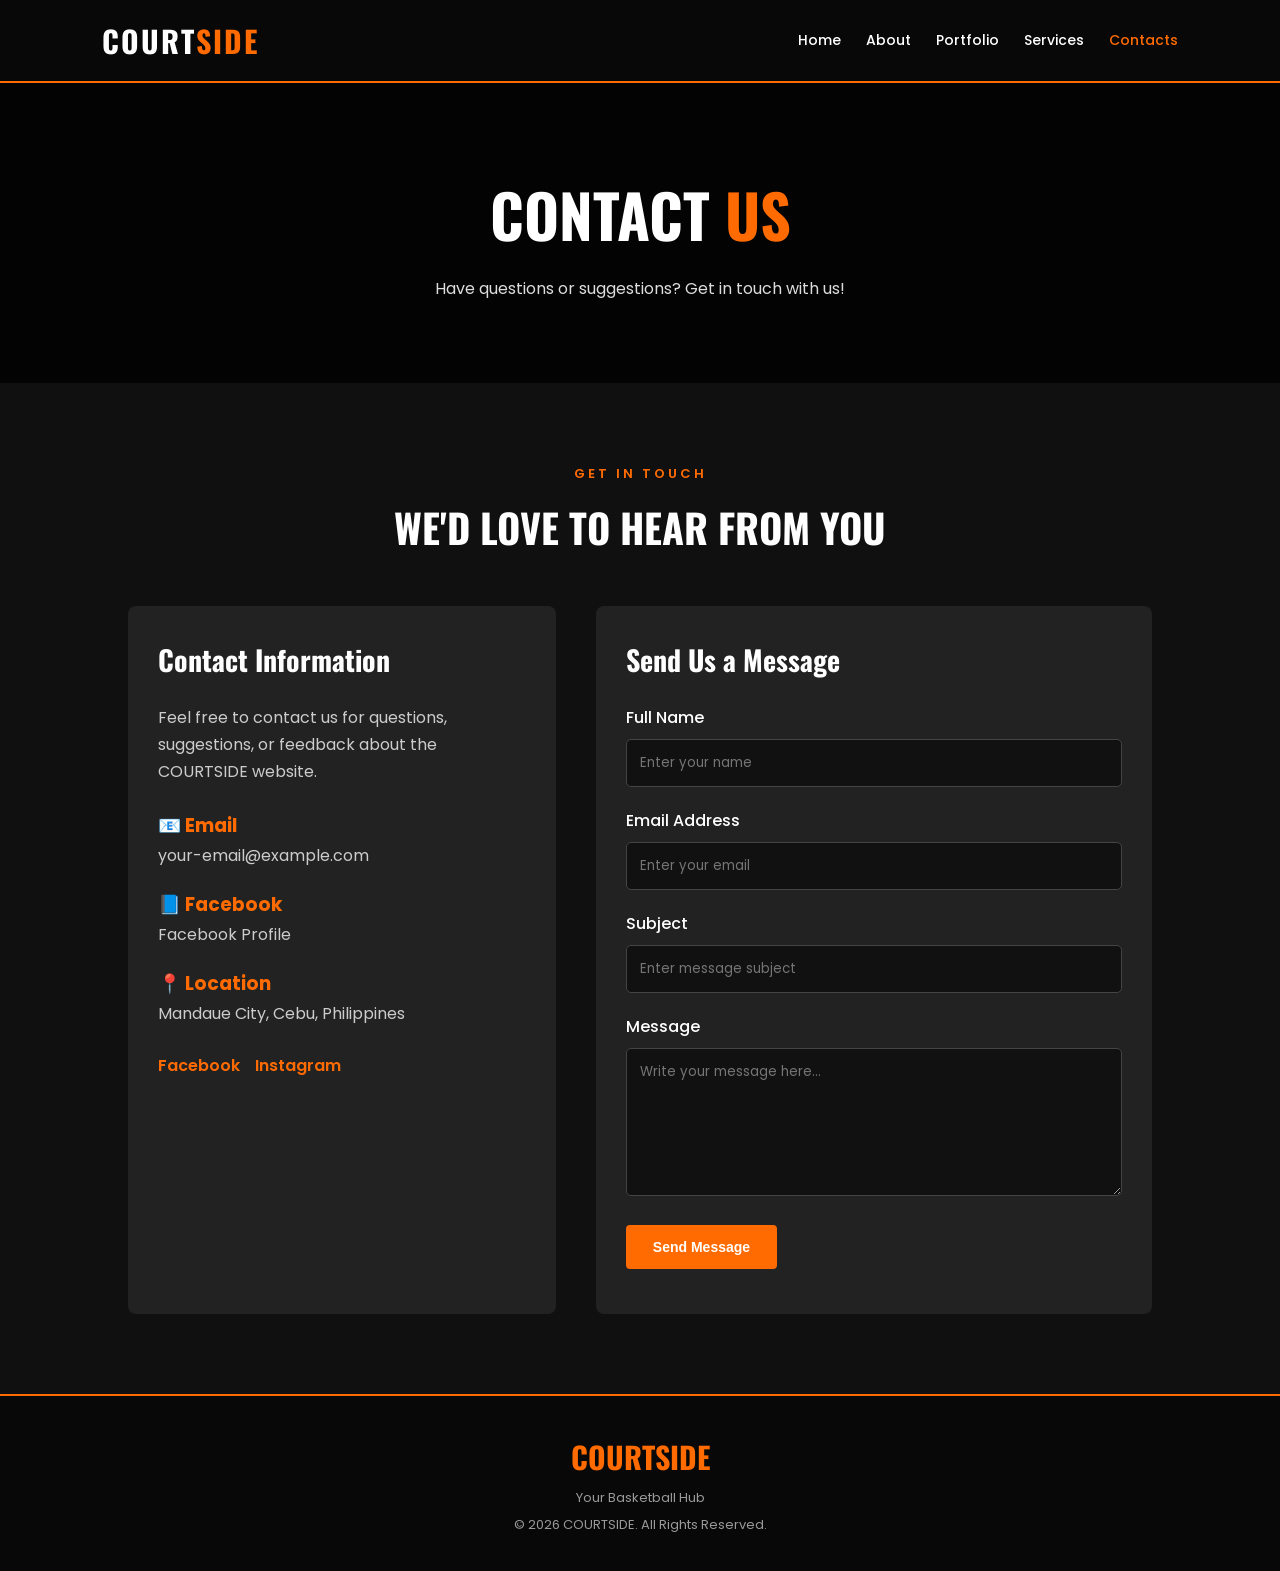
<file: Website/pages/contacts.html>
<!DOCTYPE html>
<html lang="en">
<head>
    <meta charset="UTF-8">
    <meta name="viewport" content="width=device-width, initial-scale=1.0">
    <title>Contacts | COURTSIDE</title>
    <link rel="stylesheet" href="../css/style.css">
</head>
<body>

    <!-- HEADER -->
    <header class="header">
        <div class="logo">COURT<span>SIDE</span></div>

        <nav class="navbar">
            <a href="index.html">Home</a>
            <a href="about.html">About</a>
            <a href="portfolio.html">Portfolio</a>
            <a href="services.html">Services</a>
            <a href="contacts.html" class="active">Contacts</a>
        </nav>
    </header>

    <!-- PAGE BANNER -->
    <section class="page-banner">
        <h1>CONTACT <span>US</span></h1>
        <p>Have questions or suggestions? Get in touch with us!</p>
    </section>

    <!-- CONTACT SECTION -->
    <section class="section">

        <div class="section-title">
            <p>GET IN TOUCH</p>
            <h2>WE'D LOVE TO HEAR FROM YOU</h2>
        </div>

        <div class="contact-container">

            <!-- CONTACT INFORMATION -->
            <div class="contact-info">

                <h2>Contact Information</h2>

                <p>
                    Feel free to contact us for questions, suggestions,
                    or feedback about the COURTSIDE website.
                </p>

                <div class="contact-detail">
                    <h3>📧 Email</h3>
                    <p>your-email@example.com</p>
                </div>

                <div class="contact-detail">
                    <h3>📘 Facebook</h3>
                    <p>Facebook Profile</p>
                </div>

                <div class="contact-detail">
                    <h3>📍 Location</h3>
                    <p>Mandaue City, Cebu, Philippines</p>
                </div>

                <div class="social-links">
                    <a href="https://www.facebook.com/" target="_blank">
                        Facebook
                    </a>

                    <a href="https://www.instagram.com/" target="_blank">
                        Instagram
                    </a>
                </div>

            </div>

            <!-- CONTACT FORM -->
            <div class="contact-form">

                <h2>Send Us a Message</h2>

                <form id="contactForm">

                    <div class="form-group">
                        <label for="name">Full Name</label>
                        <input
                            type="text"
                            id="name"
                            name="name"
                            placeholder="Enter your name"
                            required
                        >
                    </div>

                    <div class="form-group">
                        <label for="email">Email Address</label>
                        <input
                            type="email"
                            id="email"
                            name="email"
                            placeholder="Enter your email"
                            required
                        >
                    </div>

                    <div class="form-group">
                        <label for="subject">Subject</label>
                        <input
                            type="text"
                            id="subject"
                            name="subject"
                            placeholder="Enter message subject"
                            required
                        >
                    </div>

                    <div class="form-group">
                        <label for="message">Message</label>
                        <textarea
                            id="message"
                            name="message"
                            rows="6"
                            placeholder="Write your message here..."
                            required
                        ></textarea>
                    </div>

                    <button type="submit" class="btn">
                        Send Message
                    </button>

                </form>

                <p id="form-result"></p>

            </div>

        </div>

    </section>

    <!-- FOOTER -->
    <footer class="footer">
        <h2>COURTSIDE</h2>
        <p>Your Basketball Hub</p>
        <p>© 2026 COURTSIDE. All Rights Reserved.</p>
    </footer>

    <script src="../js/script.js"></script>

</body>
</html>
</file>
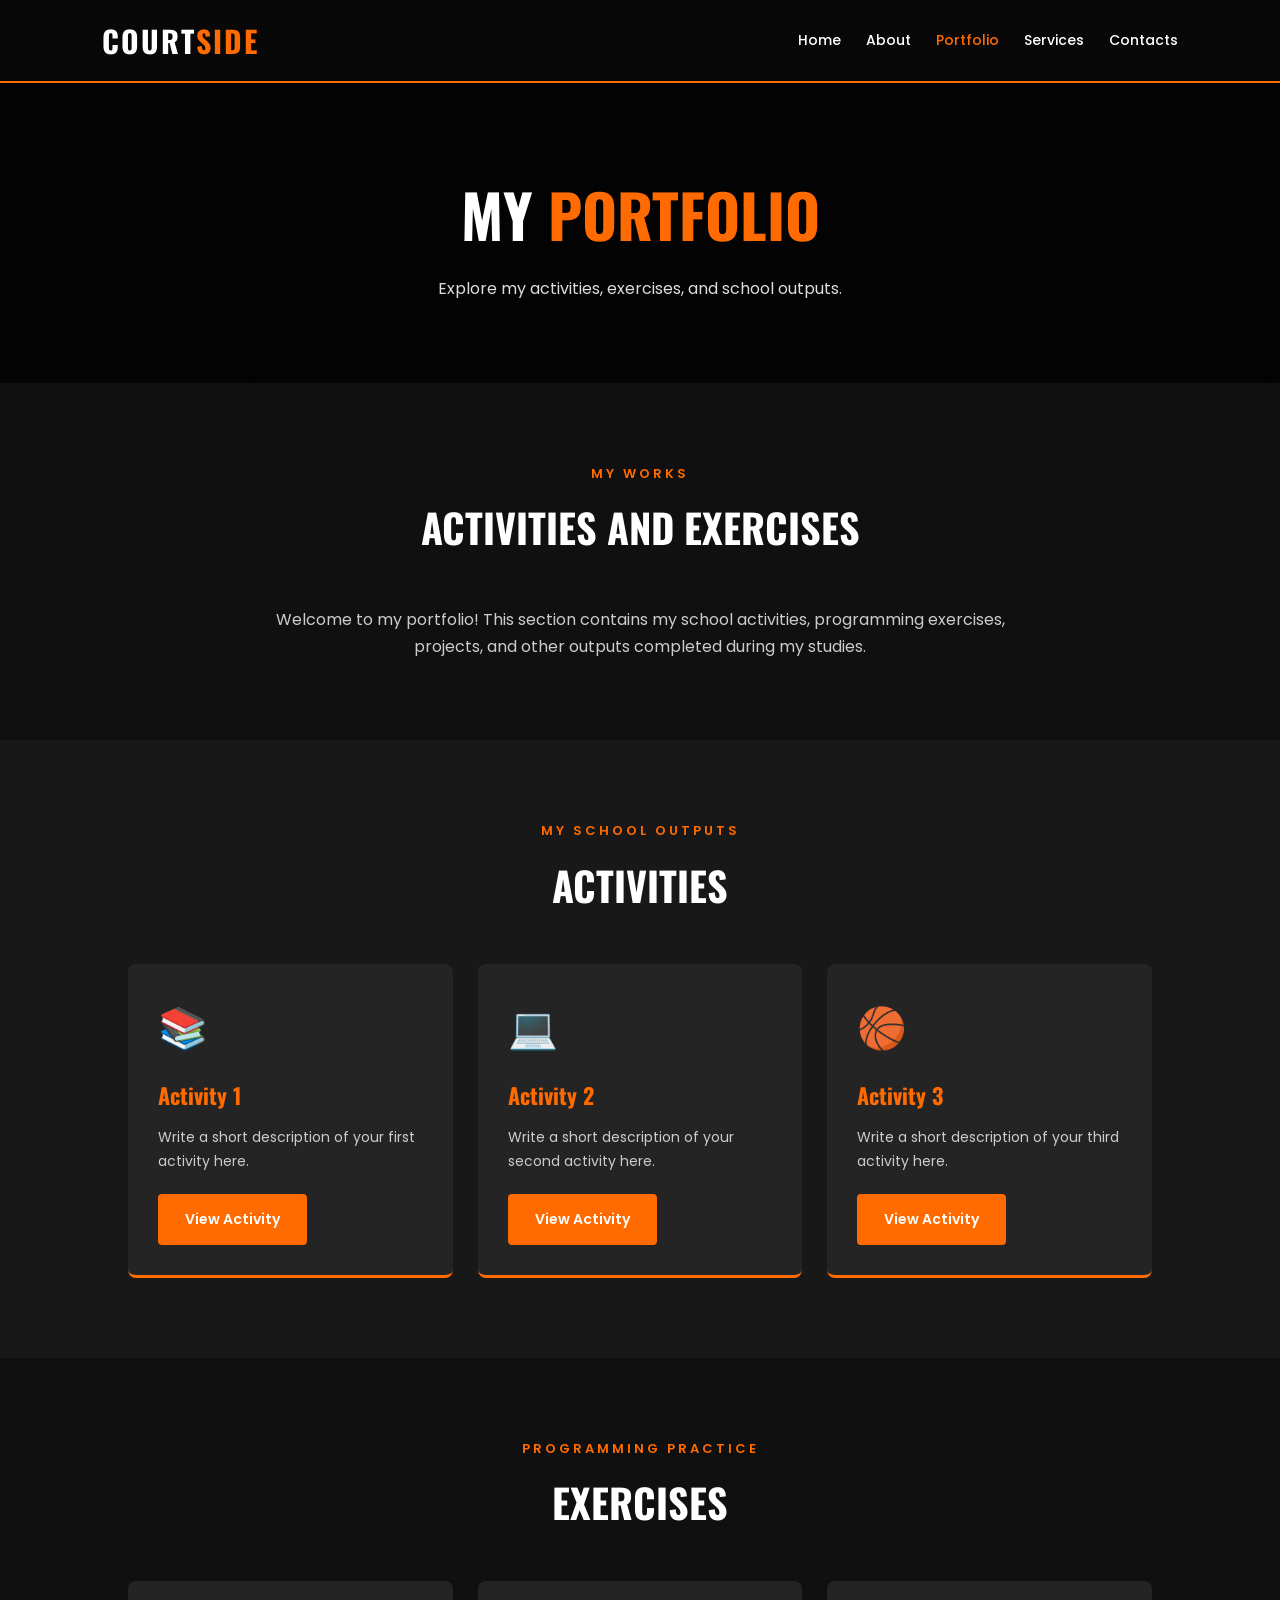
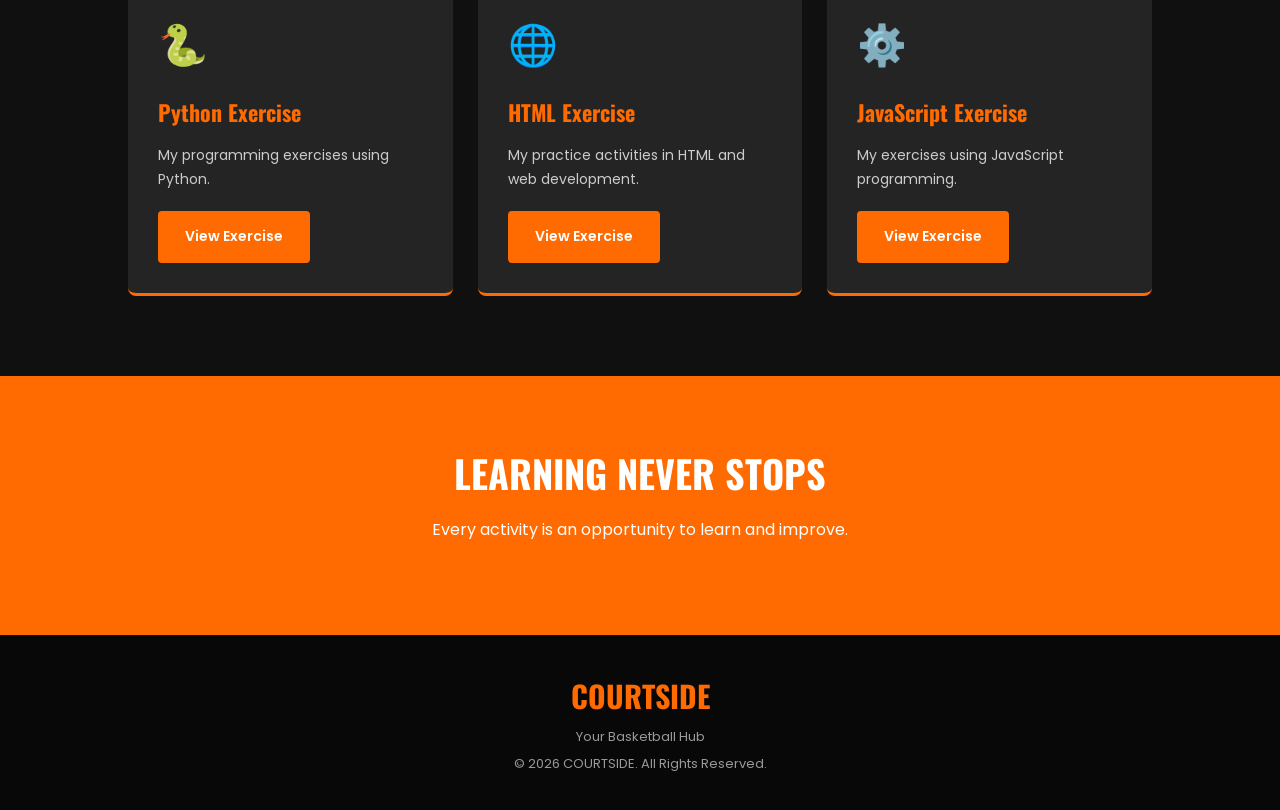
<file: Website/pages/portfolio.html>
<!DOCTYPE html>
<html lang="en">
<head>
    <meta charset="UTF-8">
    <meta name="viewport" content="width=device-width, initial-scale=1.0">
    <title>Portfolio | COURTSIDE</title>
    <link rel="stylesheet" href="../css/style.css">
</head>
<body>

    <!-- HEADER -->
    <header class="header">
        <div class="logo">COURT<span>SIDE</span></div>

        <nav class="navbar">
            <a href="index.html">Home</a>
            <a href="about.html">About</a>
            <a href="portfolio.html" class="active">Portfolio</a>
            <a href="services.html">Services</a>
            <a href="contacts.html">Contacts</a>
        </nav>
    </header>

    <!-- PAGE BANNER -->
    <section class="page-banner">
        <h1>MY <span>PORTFOLIO</span></h1>
        <p>Explore my activities, exercises, and school outputs.</p>
    </section>

    <!-- PORTFOLIO INTRODUCTION -->
    <section class="section">
        <div class="section-title">
            <p>MY WORKS</p>
            <h2>ACTIVITIES AND EXERCISES</h2>
        </div>

        <p class="portfolio-intro">
            Welcome to my portfolio! This section contains my school
            activities, programming exercises, projects, and other
            outputs completed during my studies.
        </p>
    </section>

    <!-- ACTIVITIES -->
    <section class="section facts-section">
        <div class="section-title">
            <p>MY SCHOOL OUTPUTS</p>
            <h2>ACTIVITIES</h2>
        </div>

        <div class="card-container">

            <div class="portfolio-card">
                <div class="portfolio-icon">📚</div>
                <h3>Activity 1</h3>
                <p>Write a short description of your first activity here.</p>
                <a href="../outputs/activities/activity1.pdf"
                   class="btn" target="_blank">View Activity</a>
            </div>

            <div class="portfolio-card">
                <div class="portfolio-icon">💻</div>
                <h3>Activity 2</h3>
                <p>Write a short description of your second activity here.</p>
                <a href="../outputs/activities/activity2.pdf"
                   class="btn" target="_blank">View Activity</a>
            </div>

            <div class="portfolio-card">
                <div class="portfolio-icon">🏀</div>
                <h3>Activity 3</h3>
                <p>Write a short description of your third activity here.</p>
                <a href="../outputs/activities/activity3.pdf"
                   class="btn" target="_blank">View Activity</a>
            </div>

        </div>
    </section>

    <!-- EXERCISES -->
    <section class="section">
        <div class="section-title">
            <p>PROGRAMMING PRACTICE</p>
            <h2>EXERCISES</h2>
        </div>

        <div class="card-container">

            <div class="portfolio-card">
                <div class="portfolio-icon">🐍</div>
                <h3>Python Exercise</h3>
                <p>My programming exercises using Python.</p>
                <a href="../outputs/exercises/python-exercise.pdf"
                   class="btn" target="_blank">View Exercise</a>
            </div>

            <div class="portfolio-card">
                <div class="portfolio-icon">🌐</div>
                <h3>HTML Exercise</h3>
                <p>My practice activities in HTML and web development.</p>
                <a href="../outputs/exercises/html-exercise.pdf"
                   class="btn" target="_blank">View Exercise</a>
            </div>

            <div class="portfolio-card">
                <div class="portfolio-icon">⚙️</div>
                <h3>JavaScript Exercise</h3>
                <p>My exercises using JavaScript programming.</p>
                <a href="../outputs/exercises/javascript-exercise.pdf"
                   class="btn" target="_blank">View Exercise</a>
            </div>

        </div>
    </section>

    <!-- NOTE -->
    <section class="cta">
        <h2>LEARNING NEVER STOPS</h2>
        <p>Every activity is an opportunity to learn and improve.</p>
    </section>

    <!-- FOOTER -->
    <footer class="footer">
        <h2>COURTSIDE</h2>
        <p>Your Basketball Hub</p>
        <p>© 2026 COURTSIDE. All Rights Reserved.</p>
    </footer>

    <script src="../js/script.js"></script>
</body>
</html>
</file>
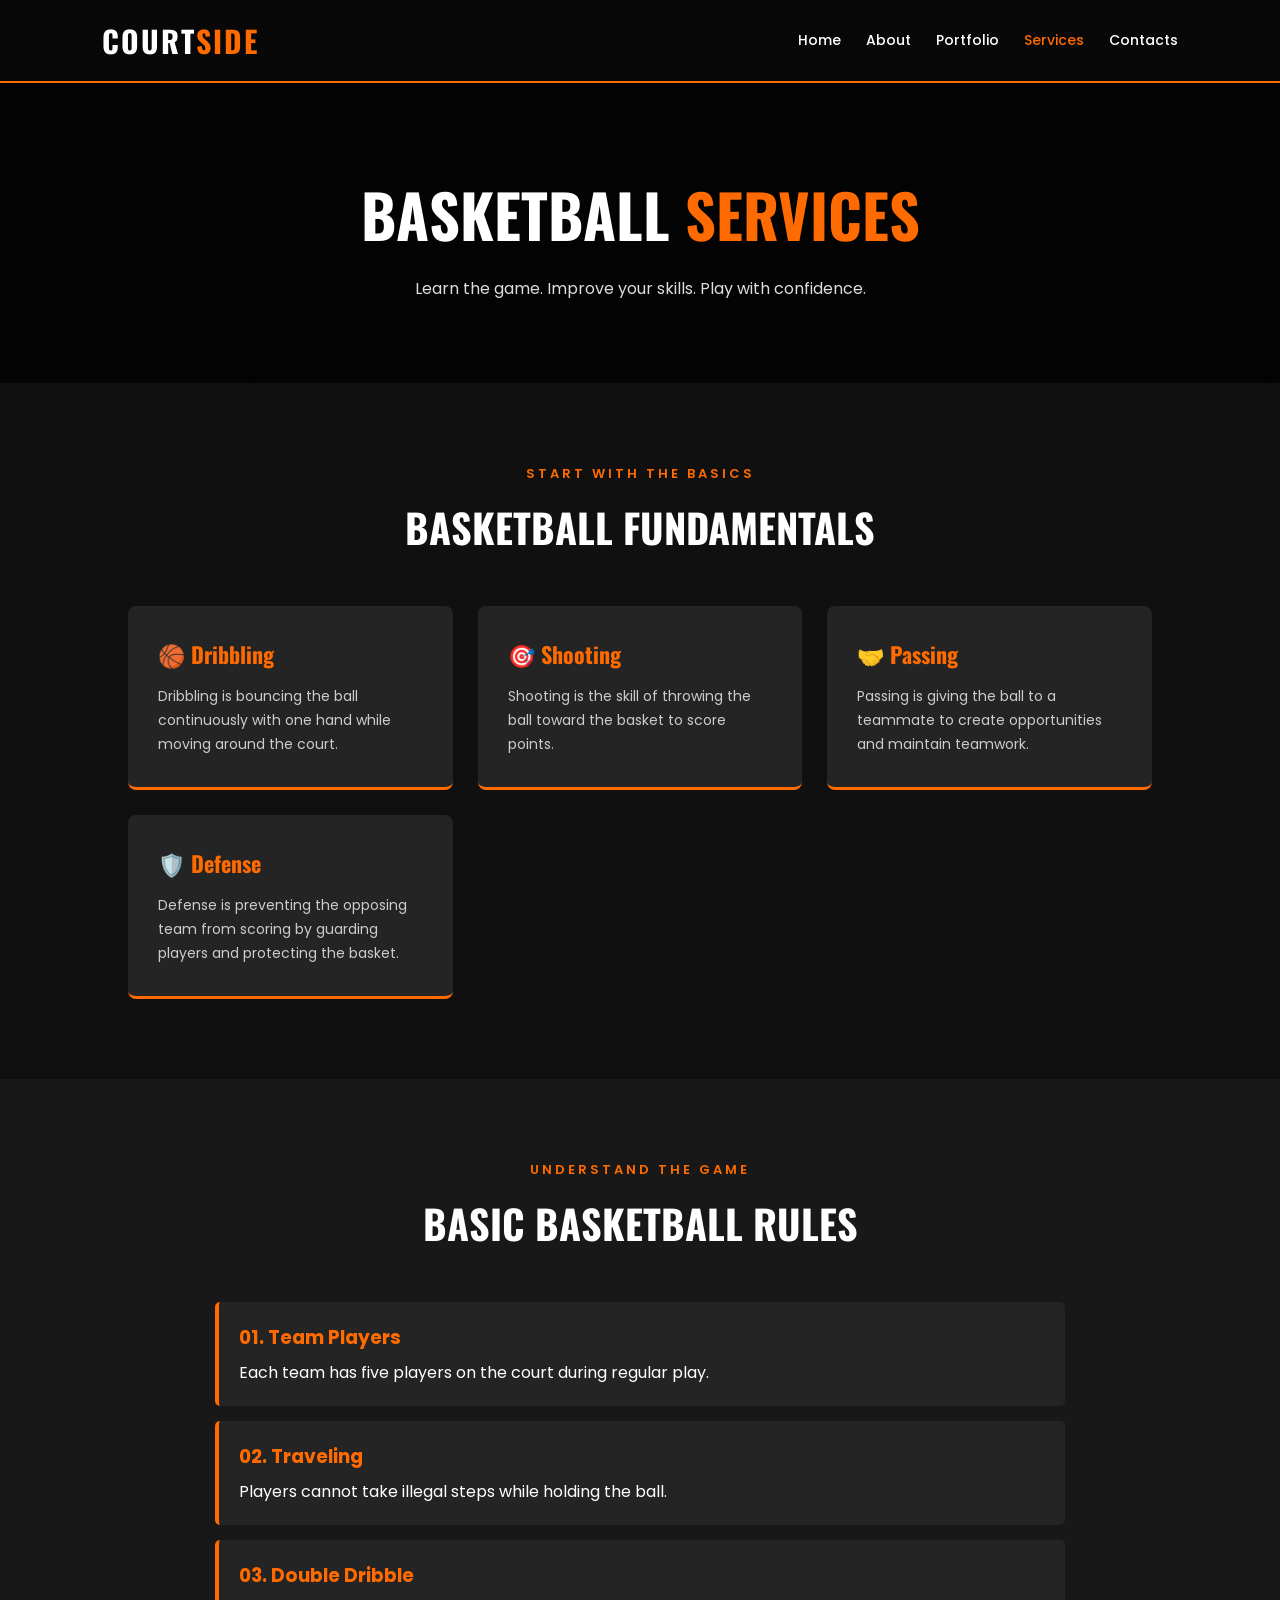
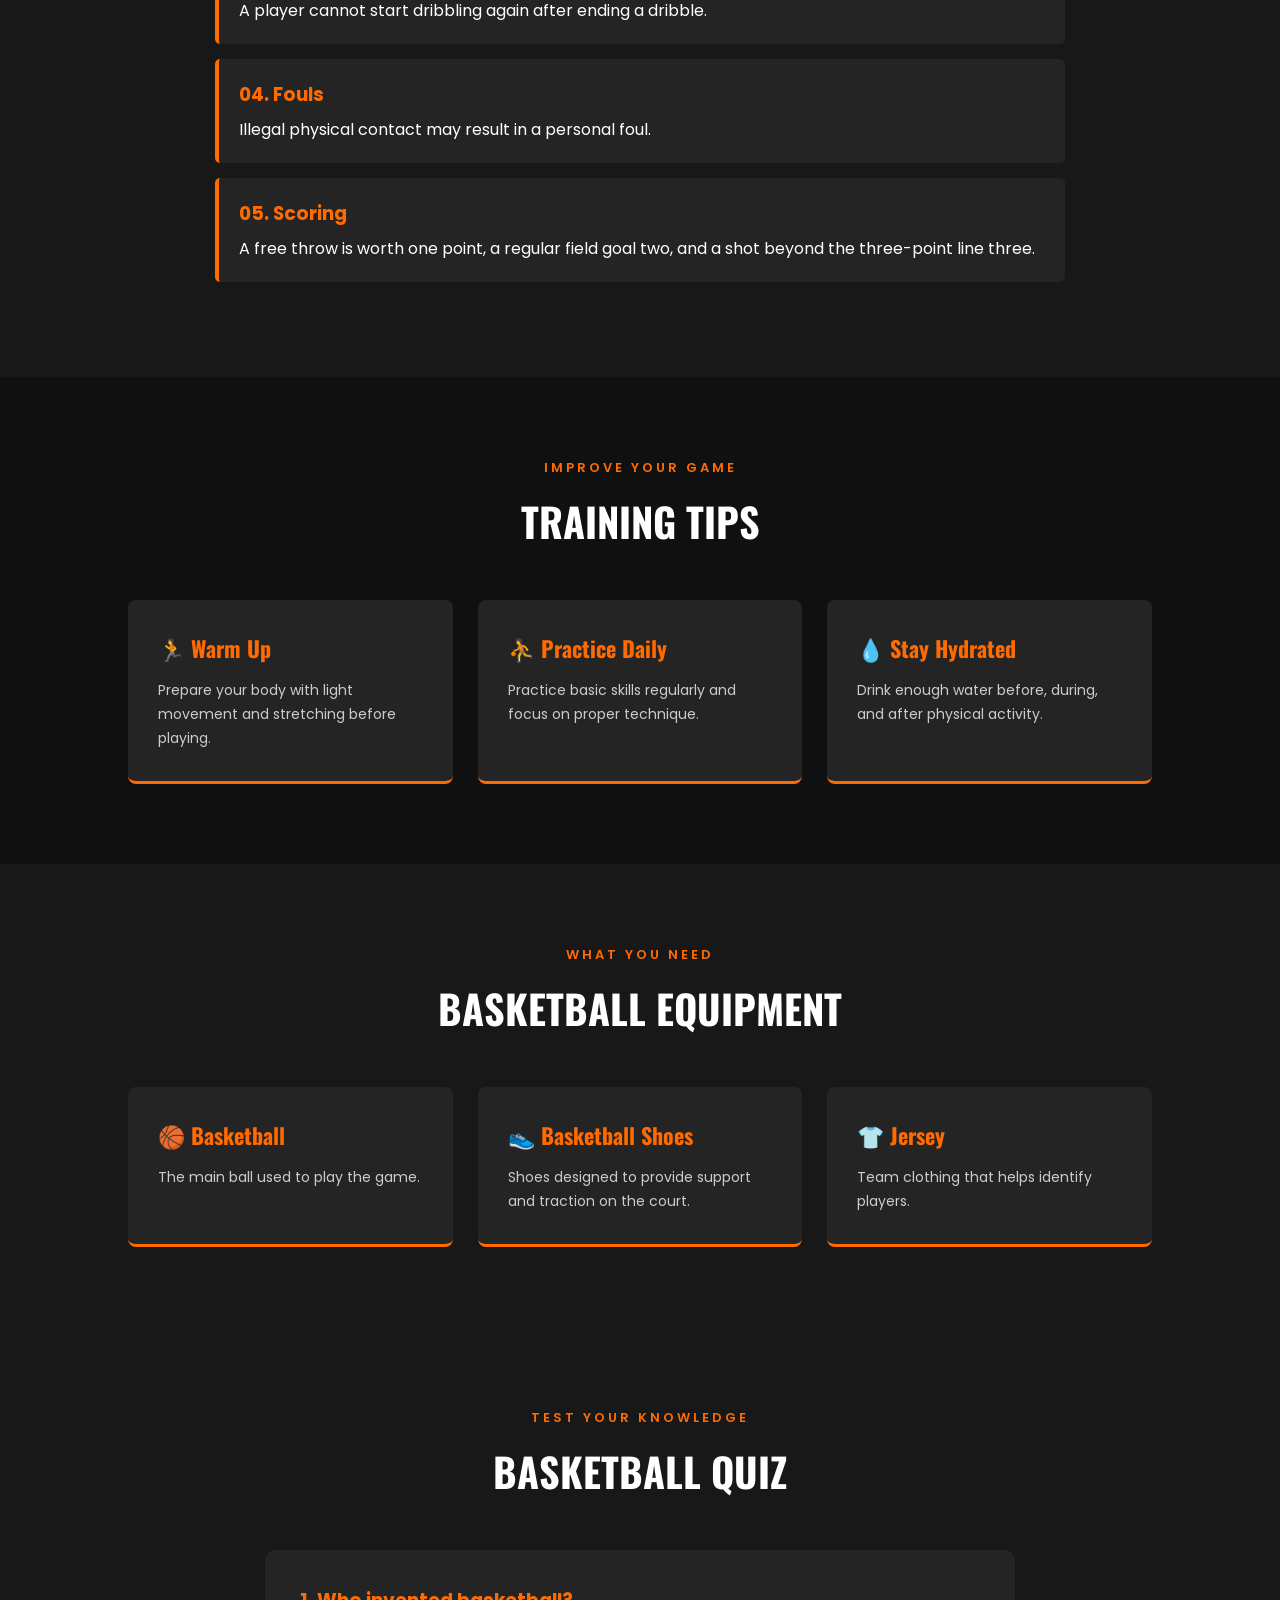
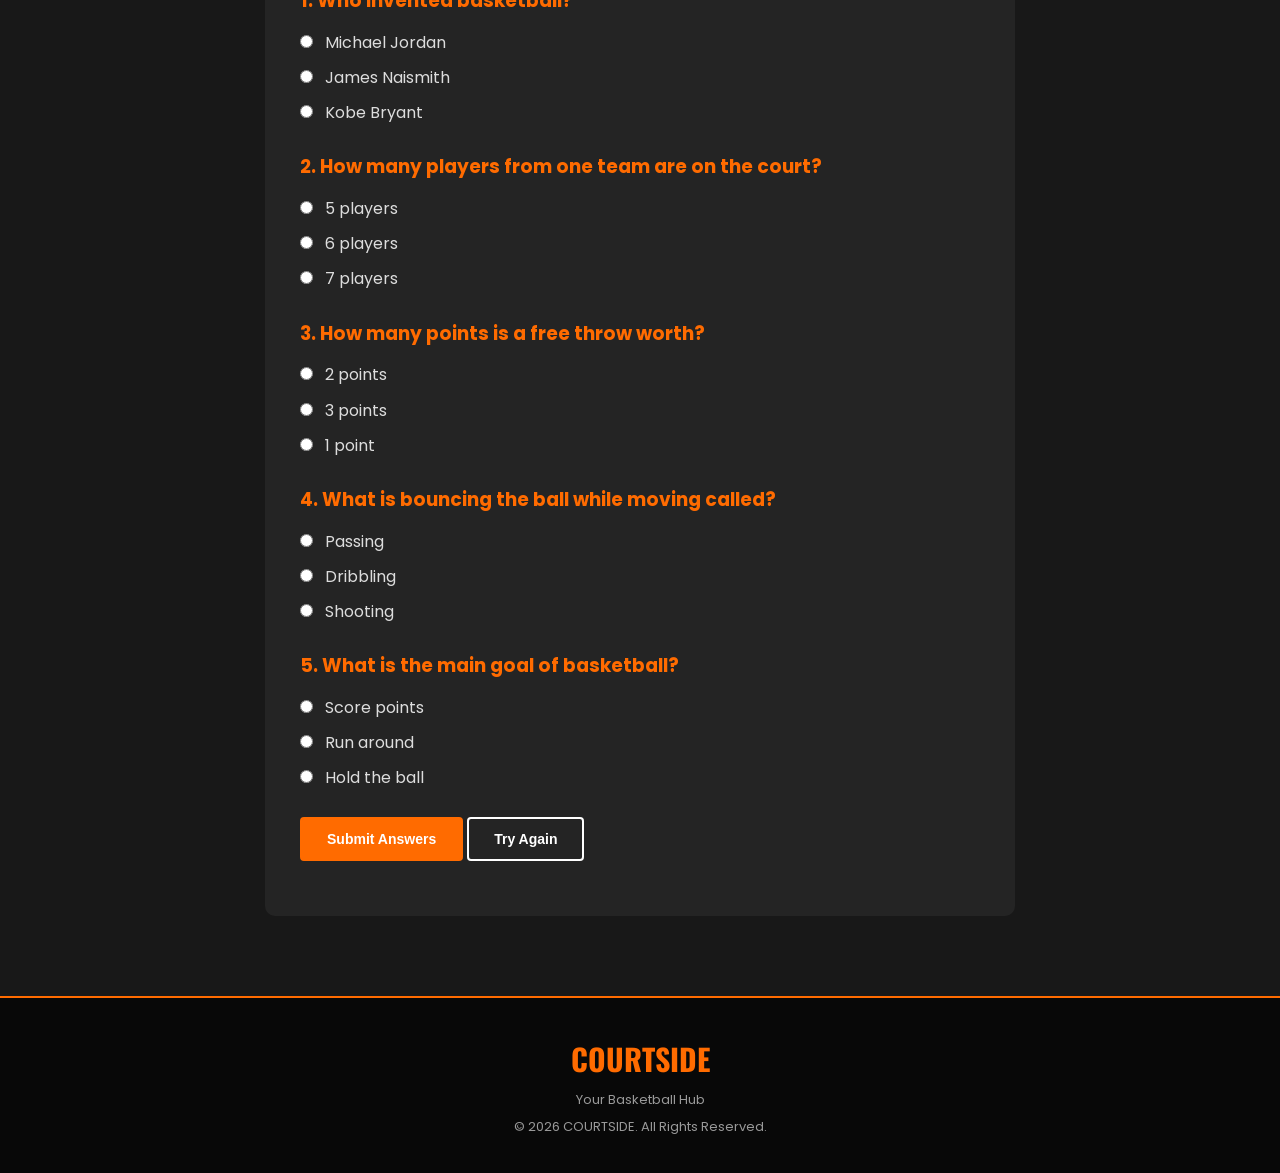
<file: Website/pages/services.html>
<!DOCTYPE html>
<html lang="en">
<head>
    <meta charset="UTF-8">
    <meta name="viewport" content="width=device-width, initial-scale=1.0">
    <title>Services | COURTSIDE</title>
    <link rel="stylesheet" href="../css/style.css">
</head>
<body>

    <!-- HEADER -->
    <header class="header">
        <div class="logo">COURT<span>SIDE</span></div>

        <nav class="navbar">
            <a href="index.html">Home</a>
            <a href="about.html">About</a>
            <a href="portfolio.html">Portfolio</a>
            <a href="services.html" class="active">Services</a>
            <a href="contacts.html">Contacts</a>
        </nav>
    </header>

    <!-- PAGE BANNER -->
    <section class="page-banner">
        <h1>BASKETBALL <span>SERVICES</span></h1>
        <p>Learn the game. Improve your skills. Play with confidence.</p>
    </section>

    <!-- FUNDAMENTALS -->
    <section class="section">
        <div class="section-title">
            <p>START WITH THE BASICS</p>
            <h2>BASKETBALL FUNDAMENTALS</h2>
        </div>

        <div class="card-container">

            <div class="info-card">
                <h3>🏀 Dribbling</h3>
                <p>
                    Dribbling is bouncing the ball continuously with
                    one hand while moving around the court.
                </p>
            </div>

            <div class="info-card">
                <h3>🎯 Shooting</h3>
                <p>
                    Shooting is the skill of throwing the ball toward
                    the basket to score points.
                </p>
            </div>

            <div class="info-card">
                <h3>🤝 Passing</h3>
                <p>
                    Passing is giving the ball to a teammate to create
                    opportunities and maintain teamwork.
                </p>
            </div>

            <div class="info-card">
                <h3>🛡️ Defense</h3>
                <p>
                    Defense is preventing the opposing team from
                    scoring by guarding players and protecting the basket.
                </p>
            </div>

        </div>
    </section>

    <!-- RULES -->
    <section class="section facts-section">
        <div class="section-title">
            <p>UNDERSTAND THE GAME</p>
            <h2>BASIC BASKETBALL RULES</h2>
        </div>

        <div class="rules-list">
            <div class="rule-item">
                <h3>01. Team Players</h3>
                <p>Each team has five players on the court during regular play.</p>
            </div>

            <div class="rule-item">
                <h3>02. Traveling</h3>
                <p>Players cannot take illegal steps while holding the ball.</p>
            </div>

            <div class="rule-item">
                <h3>03. Double Dribble</h3>
                <p>A player cannot start dribbling again after ending a dribble.</p>
            </div>

            <div class="rule-item">
                <h3>04. Fouls</h3>
                <p>Illegal physical contact may result in a personal foul.</p>
            </div>

            <div class="rule-item">
                <h3>05. Scoring</h3>
                <p>A free throw is worth one point, a regular field goal two, and a shot beyond the three-point line three.</p>
            </div>
        </div>
    </section>

    <!-- TRAINING TIPS -->
    <section class="section">
        <div class="section-title">
            <p>IMPROVE YOUR GAME</p>
            <h2>TRAINING TIPS</h2>
        </div>

        <div class="card-container">

            <div class="info-card">
                <h3>🏃 Warm Up</h3>
                <p>Prepare your body with light movement and stretching before playing.</p>
            </div>

            <div class="info-card">
                <h3>⛹️ Practice Daily</h3>
                <p>Practice basic skills regularly and focus on proper technique.</p>
            </div>

            <div class="info-card">
                <h3>💧 Stay Hydrated</h3>
                <p>Drink enough water before, during, and after physical activity.</p>
            </div>

        </div>
    </section>

    <!-- EQUIPMENT -->
    <section class="section facts-section">
        <div class="section-title">
            <p>WHAT YOU NEED</p>
            <h2>BASKETBALL EQUIPMENT</h2>
        </div>

        <div class="card-container">

            <div class="info-card">
                <h3>🏀 Basketball</h3>
                <p>The main ball used to play the game.</p>
            </div>

            <div class="info-card">
                <h3>👟 Basketball Shoes</h3>
                <p>Shoes designed to provide support and traction on the court.</p>
            </div>

            <div class="info-card">
                <h3>👕 Jersey</h3>
                <p>Team clothing that helps identify players.</p>
            </div>

        </div>
    </section>

    <!-- QUIZ -->
    <section class="section quiz-section">
        <div class="section-title">
            <p>TEST YOUR KNOWLEDGE</p>
            <h2>BASKETBALL QUIZ</h2>
        </div>

        <div class="quiz-box">

            <div class="question">
                <h3>1. Who invented basketball?</h3>
                <label><input type="radio" name="q1" value="a"> Michael Jordan</label>
                <label><input type="radio" name="q1" value="b"> James Naismith</label>
                <label><input type="radio" name="q1" value="c"> Kobe Bryant</label>
            </div>

            <div class="question">
                <h3>2. How many players from one team are on the court?</h3>
                <label><input type="radio" name="q2" value="a"> 5 players</label>
                <label><input type="radio" name="q2" value="b"> 6 players</label>
                <label><input type="radio" name="q2" value="c"> 7 players</label>
            </div>

            <div class="question">
                <h3>3. How many points is a free throw worth?</h3>
                <label><input type="radio" name="q3" value="a"> 2 points</label>
                <label><input type="radio" name="q3" value="b"> 3 points</label>
                <label><input type="radio" name="q3" value="c"> 1 point</label>
            </div>

            <div class="question">
                <h3>4. What is bouncing the ball while moving called?</h3>
                <label><input type="radio" name="q4" value="a"> Passing</label>
                <label><input type="radio" name="q4" value="b"> Dribbling</label>
                <label><input type="radio" name="q4" value="c"> Shooting</label>
            </div>

            <div class="question">
                <h3>5. What is the main goal of basketball?</h3>
                <label><input type="radio" name="q5" value="a"> Score points</label>
                <label><input type="radio" name="q5" value="b"> Run around</label>
                <label><input type="radio" name="q5" value="c"> Hold the ball</label>
            </div>

            <button type="button" class="btn" onclick="checkQuiz()">
                Submit Answers
            </button>

            <button type="button" class="btn btn-outline" onclick="resetQuiz()">
                Try Again
            </button>

            <h3 id="quiz-result"></h3>

        </div>
    </section>

    <!-- FOOTER -->
    <footer class="footer">
        <h2>COURTSIDE</h2>
        <p>Your Basketball Hub</p>
        <p>© 2026 COURTSIDE. All Rights Reserved.</p>
    </footer>

    <script src="../js/script.js"></script>

</body>
</html>
</file>
<file: Website/css/style.css>
/* =====================================
   COURTSIDE - MAIN STYLE
===================================== */

@import url('https://fonts.googleapis.com/css2?family=Oswald:wght@400;500;600;700&family=Poppins:wght@300;400;500;600;700&display=swap');

* {
    margin: 0;
    padding: 0;
    box-sizing: border-box;
    scroll-behavior: smooth;
}

:root {
    --orange: #ff6b00;
    --dark: #101010;
    --gray: #1d1d1d;
    --light: #f5f5f5;
    --white: #ffffff;
}

body {
    font-family: 'Poppins', sans-serif;
    background: var(--dark);
    color: var(--white);
    line-height: 1.7;
}

a {
    text-decoration: none;
    color: inherit;
}

img {
    max-width: 100%;
    display: block;
}

/* =====================================
   HEADER AND NAVIGATION
===================================== */

.header {
    width: 100%;
    min-height: 75px;
    padding: 15px 8%;
    background: #080808;
    display: flex;
    align-items: center;
    justify-content: space-between;
    position: sticky;
    top: 0;
    z-index: 1000;
    border-bottom: 2px solid var(--orange);
}

.logo {
    font-family: 'Oswald', sans-serif;
    font-size: 30px;
    font-weight: 700;
    letter-spacing: 2px;
}

.logo span {
    color: var(--orange);
}

.navbar {
    display: flex;
    align-items: center;
    gap: 25px;
}

.navbar a {
    font-size: 14px;
    font-weight: 500;
    transition: 0.3s;
}

.navbar a:hover,
.navbar a.active {
    color: var(--orange);
}

/* DROPDOWN */

.dropdown {
    position: relative;
}

.dropdown-content {
    display: none;
    position: absolute;
    top: 100%;
    left: 0;
    min-width: 190px;
    background: #1b1b1b;
    border-top: 3px solid var(--orange);
    padding: 10px 0;
    z-index: 1001;
}

.dropdown-content a {
    display: block;
    padding: 10px 15px;
}

.dropdown-content a:hover {
    background: #292929;
}

.dropdown:hover .dropdown-content {
    display: block;
}

/* =====================================
   HOME HERO SECTION
===================================== */

.hero {
    min-height: 85vh;
    display: flex;
    align-items: center;
    padding: 80px 10%;
    background:
        linear-gradient(90deg, rgba(0,0,0,0.95), rgba(0,0,0,0.45)),
        url('https://images.unsplash.com/photo-1546519638-68e109498ffc?w=1600')
        center/cover no-repeat;
}

.hero-content {
    max-width: 650px;
}

.subtitle {
    color: var(--orange);
    font-weight: 600;
    letter-spacing: 3px;
    margin-bottom: 15px;
}

.hero h1 {
    font-family: 'Oswald', sans-serif;
    font-size: clamp(42px, 6vw, 75px);
    line-height: 1.1;
    margin-bottom: 20px;
}

.hero h1 span,
.page-banner h1 span {
    color: var(--orange);
}

.hero-content > p {
    margin-bottom: 25px;
    color: #dddddd;
}

.hero-buttons {
    display: flex;
    flex-wrap: wrap;
    gap: 15px;
}

/* =====================================
   BUTTONS
===================================== */

.btn {
    display: inline-block;
    background: var(--orange);
    color: var(--white);
    padding: 12px 25px;
    border: 2px solid var(--orange);
    border-radius: 4px;
    font-size: 14px;
    font-weight: 600;
    cursor: pointer;
    transition: 0.3s;
}

.btn:hover {
    background: transparent;
    color: var(--orange);
    transform: translateY(-3px);
}

.btn-outline {
    background: transparent;
    color: var(--white);
    border-color: var(--white);
}

.btn-outline:hover {
    background: var(--orange);
    border-color: var(--orange);
    color: var(--white);
}

/* =====================================
   PAGE BANNER
===================================== */

.page-banner {
    min-height: 300px;
    background:
        linear-gradient(rgba(0,0,0,0.8), rgba(0,0,0,0.8)),
        url('https://images.unsplash.com/photo-1504450758481-7338eba7524a?w=1500')
        center/cover no-repeat;
    display: flex;
    flex-direction: column;
    justify-content: center;
    align-items: center;
    text-align: center;
    padding: 50px 20px;
}

.page-banner h1 {
    font-family: 'Oswald', sans-serif;
    font-size: clamp(35px, 5vw, 60px);
}

.page-banner p {
    color: #dddddd;
    margin-top: 10px;
}

/* =====================================
   GENERAL SECTIONS
===================================== */

.section {
    padding: 80px 10%;
}

.facts-section {
    background: #181818;
}

.section-title {
    text-align: center;
    margin-bottom: 45px;
}

.section-title p {
    color: var(--orange);
    font-size: 13px;
    font-weight: 600;
    letter-spacing: 3px;
}

.section-title h2 {
    font-family: 'Oswald', sans-serif;
    font-size: clamp(28px, 4vw, 40px);
    margin-top: 8px;
}

/* =====================================
   ABOUT CONTENT
===================================== */

.about-content {
    display: grid;
    grid-template-columns: 1fr 1fr;
    align-items: center;
    gap: 40px;
}

.about-content h3 {
    font-family: 'Oswald', sans-serif;
    font-size: 28px;
    margin-bottom: 15px;
}

.about-content p {
    color: #cccccc;
    margin-bottom: 15px;
}

.about-image img {
    width: 100%;
    height: 350px;
    object-fit: cover;
    border-radius: 8px;
}

.text-link {
    color: var(--orange);
    font-weight: 600;
}

/* =====================================
   CARDS
===================================== */

.card-container {
    display: grid;
    grid-template-columns: repeat(3, 1fr);
    gap: 25px;
}

.info-card,
.player-card,
.portfolio-card {
    background: #242424;
    padding: 30px;
    border-radius: 8px;
    border-bottom: 3px solid var(--orange);
    transition: 0.3s;
}

.info-card:hover,
.player-card:hover,
.portfolio-card:hover {
    transform: translateY(-8px);
    background: #303030;
}

.info-card h3,
.player-card h3,
.portfolio-card h3 {
    color: var(--orange);
    font-family: 'Oswald', sans-serif;
    font-size: 22px;
    margin-bottom: 12px;
}

.info-card p,
.player-card p,
.portfolio-card p {
    color: #cccccc;
    font-size: 14px;
}

.player-card {
    padding: 0 0 25px;
    overflow: hidden;
}

.player-card img {
    width: 100%;
    height: 220px;
    object-fit: cover;
    margin-bottom: 20px;
}

.player-card h3,
.player-card p {
    margin-left: 20px;
    margin-right: 20px;
}

.portfolio-card .btn {
    margin-top: 20px;
}

.portfolio-icon {
    font-size: 40px;
    margin-bottom: 15px;
}

.portfolio-intro {
    max-width: 750px;
    margin: auto;
    text-align: center;
    color: #cccccc;
}

/* =====================================
   ORGANIZATIONAL CHART
===================================== */

.org-chart {
    text-align: center;
}

.org-box {
    background: #242424;
    border: 2px solid var(--orange);
    border-radius: 8px;
    padding: 20px;
    width: 230px;
    margin: auto;
}

.org-box h3 {
    color: var(--orange);
    font-family: 'Oswald', sans-serif;
}

.org-box p {
    color: #cccccc;
    font-size: 14px;
}

.org-line {
    width: 2px;
    height: 40px;
    background: var(--orange);
    margin: auto;
}

.org-branches {
    display: flex;
    justify-content: center;
    flex-wrap: wrap;
    gap: 25px;
}

/* =====================================
   CREATOR PROFILE
===================================== */

.profile-container {
    display: grid;
    grid-template-columns: 300px 1fr;
    gap: 40px;
    align-items: start;
    background: #1d1d1d;
    padding: 35px;
    border-radius: 10px;
}

.profile-image img {
    width: 100%;
    height: 350px;
    object-fit: cover;
    border-radius: 8px;
    border: 3px solid var(--orange);
}

.profile-info h2 {
    font-family: 'Oswald', sans-serif;
    font-size: 30px;
    color: var(--orange);
}

.profile-info h3 {
    margin-top: 20px;
    margin-bottom: 8px;
}

.profile-info p,
.profile-info li {
    color: #cccccc;
}

.profile-info ul {
    padding-left: 20px;
}

/* =====================================
   RULES
===================================== */

.rules-list {
    max-width: 850px;
    margin: auto;
}

.rule-item {
    background: #242424;
    border-left: 4px solid var(--orange);
    padding: 20px;
    margin-bottom: 15px;
    border-radius: 5px;
}

.rule-item h3 {
    color: var(--orange);
    margin-bottom: 5px;
}

/* =====================================
   QUIZ
===================================== */

.quiz-section {
    background: #181818;
}

.quiz-box {
    max-width: 750px;
    margin: auto;
    background: #242424;
    padding: 35px;
    border-radius: 10px;
}

.question {
    margin-bottom: 25px;
}

.question h3 {
    margin-bottom: 12px;
    color: var(--orange);
}

.question label {
    display: block;
    margin: 8px 0;
    color: #dddddd;
    cursor: pointer;
}

.question input {
    margin-right: 8px;
    accent-color: var(--orange);
}

#quiz-result {
    margin-top: 20px;
    color: var(--orange);
}

/* =====================================
   CONTACT PAGE
===================================== */

.contact-container {
    display: grid;
    grid-template-columns: 1fr 1.3fr;
    gap: 40px;
}

.contact-info,
.contact-form {
    background: #222222;
    padding: 30px;
    border-radius: 8px;
}

.contact-info h2,
.contact-form h2 {
    font-family: 'Oswald', sans-serif;
    font-size: 28px;
    margin-bottom: 20px;
}

.contact-info > p {
    color: #cccccc;
    margin-bottom: 25px;
}

.contact-detail {
    margin-bottom: 20px;
}

.contact-detail h3 {
    color: var(--orange);
}

.contact-detail p {
    color: #cccccc;
}

.social-links {
    display: flex;
    flex-wrap: wrap;
    gap: 15px;
    margin-top: 25px;
}

.social-links a {
    color: var(--orange);
    font-weight: 600;
}

.social-links a:hover {
    color: var(--white);
}

.form-group {
    margin-bottom: 20px;
}

.form-group label {
    display: block;
    margin-bottom: 8px;
    font-weight: 500;
}

.form-group input,
.form-group textarea {
    width: 100%;
    padding: 13px;
    border: 1px solid #444444;
    border-radius: 5px;
    background: #111111;
    color: var(--white);
    font-family: inherit;
    outline: none;
}

.form-group input:focus,
.form-group textarea:focus {
    border-color: var(--orange);
}

.form-group textarea {
    resize: vertical;
}

#form-result {
    margin-top: 15px;
    color: var(--orange);
}

/* =====================================
   CALL TO ACTION
===================================== */

.cta {
    background: var(--orange);
    text-align: center;
    padding: 65px 20px;
}

.cta h2 {
    font-family: 'Oswald', sans-serif;
    font-size: clamp(25px, 4vw, 38px);
    margin-bottom: 10px;
}

.cta p {
    margin-bottom: 25px;
}

.cta .btn {
    background: var(--dark);
    border-color: var(--dark);
}

.cta .btn:hover {
    background: transparent;
    color: var(--dark);
}

/* =====================================
   FOOTER
===================================== */

.footer {
    background: #080808;
    text-align: center;
    padding: 35px 20px;
    border-top: 2px solid var(--orange);
}

.footer h2 {
    font-family: 'Oswald', sans-serif;
    font-size: 30px;
    color: var(--orange);
}

.footer p {
    color: #999999;
    font-size: 13px;
    margin-top: 5px;
}

/* =====================================
   BACK TO TOP
===================================== */

#backToTop {
    position: fixed;
    right: 25px;
    bottom: 25px;
    width: 45px;
    height: 45px;
    border: none;
    border-radius: 50%;
    background: var(--orange);
    color: white;
    font-size: 25px;
    cursor: pointer;
    display: none;
    z-index: 999;
}

#backToTop:hover {
    background: white;
    color: var(--orange);
}

/* =====================================
   RESPONSIVE DESIGN
===================================== */

@media (max-width: 900px) {

    .header {
        flex-direction: column;
        gap: 15px;
    }

    .navbar {
        flex-wrap: wrap;
        justify-content: center;
        gap: 15px;
    }

    .card-container {
        grid-template-columns: repeat(2, 1fr);
    }

    .about-content,
    .contact-container {
        grid-template-columns: 1fr;
    }

    .profile-container {
        grid-template-columns: 1fr;
    }

    .profile-image img {
        max-width: 300px;
        margin: auto;
    }
}

@media (max-width: 600px) {

    .section {
        padding: 55px 6%;
    }

    .hero {
        min-height: 75vh;
        padding: 60px 7%;
    }

    .navbar {
        gap: 12px;
    }

    .navbar a {
        font-size: 12px;
    }

    .card-container {
        grid-template-columns: 1fr;
    }

    .hero-buttons {
        flex-direction: column;
        align-items: flex-start;
    }

    .quiz-box {
        padding: 20px;
    }

    .org-branches {
        flex-direction: column;
    }
}
</file>
